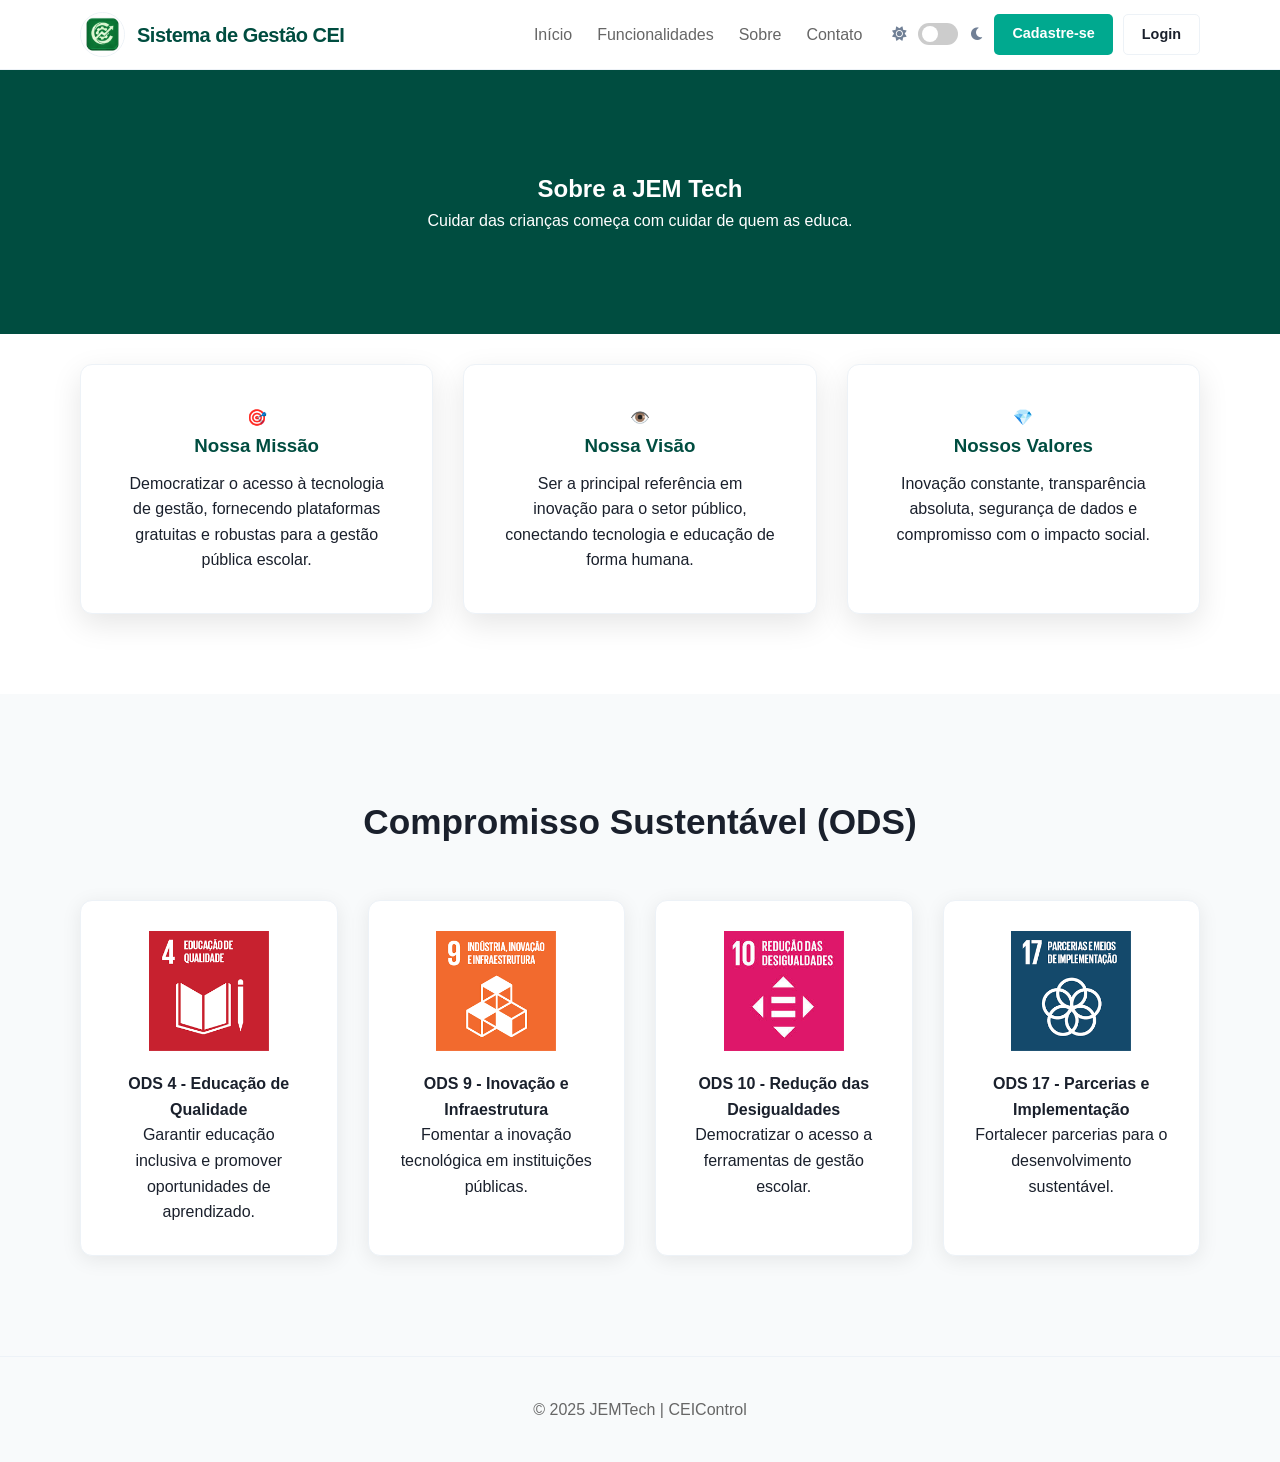
<file: sobre.html>
<!DOCTYPE html>
<html lang="pt-BR">
<head>
    <meta charset="UTF-8">
    <meta name="viewport" content="width=device-width, initial-scale=1.0">
    <title>Sobre Nós - CEIControl</title>
    <link rel="stylesheet" href="style.css">
    <link rel="stylesheet" href="https://cdnjs.cloudflare.com/ajax/libs/font-awesome/6.0.0/css/all.min.css">
    <script defer src="script.js"></script>
</head>
<body>

    <header class="navbar">
        <div class="container flex-nav">
            <div class="logo-area">
                <div class="logo-circle">
                    <img src="assests/ceicontrol.png" alt="Logo">
                </div>
                <span class="logo-text">Sistema de Gestão CEI</span>
            </div>
            
            <nav class="main-nav">
                <ul class="nav-links">
                    <li><a href="index.html">Início</a></li>
                    <li><a href="index.html#funcionalidades">Funcionalidades</a></li>
                    <li><a href="sobre.html">Sobre</a></li>
                    <li><a href="index.html#contato">Contato</a></li>
                </ul>
                <div class="nav-auth">
                    <div class="theme-switch-wrapper">
                        <i class="fa-solid fa-sun theme-icon-sm"></i>
                        <label class="theme-switch" for="checkbox">
                            <input type="checkbox" id="checkbox" onclick="toggleDarkMode()" />
                            <div class="slider round"></div>
                        </label>
                        <i class="fa-solid fa-moon theme-icon-sm"></i>
                    </div>
                    <a href="#" class="btn-cadastre">Cadastre-se</a>
                    <a href="form_login.php" class="btn-login">Login</a>
                </div>
            </nav>
        </div>
    </header>

    <main>
        <section class="about-hero">
            <div class="container text-center">
                <h1>Sobre a JEM Tech</h1>
                <p>Cuidar das crianças começa com cuidar de quem as educa.</p>
            </div>
        </section>

        <section class="mvv-section">
            <div class="container">
                <div class="mvv-grid">
                    <div class="mvv-card">
                        <div class="mvv-icon">🎯</div>
                        <h3>Nossa Missão</h3>
                        <p>Democratizar o acesso à tecnologia de gestão, fornecendo plataformas gratuitas e robustas para a gestão pública escolar.</p>
                    </div>
                    <div class="mvv-card">
                        <div class="mvv-icon">👁️</div>
                        <h3>Nossa Visão</h3>
                        <p>Ser a principal referência em inovação para o setor público, conectando tecnologia e educação de forma humana.</p>
                    </div>
                    <div class="mvv-card">
                        <div class="mvv-icon">💎</div>
                        <h3>Nossos Valores</h3>
                        <p>Inovação constante, transparência absoluta, segurança de dados e compromisso com o impacto social.</p>
                    </div>
                </div>
            </div>
        </section>

        <section id="ods" class="ods-section-page">
            <div class="container">
                <h2 class="section-title">Compromisso Sustentável (ODS)</h2>
                <div class="ods-detailed-grid">
                    <div class="ods-card-item">
                        <div class="ods-img-container"><img src="assests/ods4.png" alt="ODS 4"></div>
                        <div class="ods-info">
                            <h4>ODS 4 - Educação de Qualidade</h4>
                            <p>Garantir educação inclusiva e promover oportunidades de aprendizado.</p>
                        </div>
                    </div>
                    <div class="ods-card-item">
                        <div class="ods-img-container"><img src="assests/ods9.png" alt="ODS 9"></div>
                        <div class="ods-info">
                            <h4>ODS 9 - Inovação e Infraestrutura</h4>
                            <p>Fomentar a inovação tecnológica em instituições públicas.</p>
                        </div>
                    </div>
                    <div class="ods-card-item">
                        <div class="ods-img-container"><img src="assests/ods10.jpg" alt="ODS 10"></div>
                        <div class="ods-info">
                            <h4>ODS 10 - Redução das Desigualdades</h4>
                            <p>Democratizar o acesso a ferramentas de gestão escolar.</p>
                        </div>
                    </div>
                    <div class="ods-card-item">
                        <div class="ods-img-container"><img src="assests/ods17.png" alt="ODS 17"></div>
                        <div class="ods-info">
                            <h4>ODS 17 - Parcerias e Implementação</h4>
                            <p>Fortalecer parcerias para o desenvolvimento sustentável.</p>
                        </div>
                    </div>
                </div>
            </div>
        </section>
    </main>

    <footer class="footer-simple">
        <div class="container">
            <p>© 2025 JEMTech | CEIControl</p>
        </div>
    </footer>

</body>
</html>
</file>
<file: style.css>
/* ============================================================
   VARIÁVEIS GLOBAIS — MODO CLARO (PADRÃO)
   ============================================================ */
:root {
    /* Cores do sistema */
    --primary-green: #004d40;
    --light-green: #00a98f;
    --educator-blue: #4a90e2;
    --educator-bg-blue: #ebf4ff;
    --error-red: #dc2626;

    /* Tema claro */
    --bg-body:    #f8fafb;
    --bg-card:    #ffffff;
    --text-main:  #1a202c;
    --text-sub:   #718096;
    --text-muted: #666;
    --border-color: #edf2f7;
    --shadow-sm: 0 4px 6px -1px rgba(0,0,0,0.05);
}

/* ============================================================
   MODO ESCURO — sobrescreve apenas as variáveis de tema
   ============================================================ */
body.dark-mode {
    --bg-body:      #121212;
    --bg-card:      #1e1e1e;
    --text-main:    #e2e8f0;
    --text-sub:     #a0aec0;
    --text-muted:   #a0aec0;
    --border-color: #2d3748;
    --shadow-sm: 0 4px 6px -1px rgba(0,0,0,0.3);
}

/* ============================================================
   RESET E BASE GLOBAL
   ============================================================ */
* {
    margin: 0;
    padding: 0;
    box-sizing: border-box;
    font-family: 'Segoe UI', Roboto, Helvetica, Arial, sans-serif;
}

body {
    background-color: var(--bg-body);
    color: var(--text-main);
    line-height: 1.6;
    scroll-behavior: smooth;
    transition: background-color 0.3s, color 0.3s;
}

.container {
    max-width: 1200px;
    margin: 0 auto;
    padding: 0 40px;
}

/* ============================================================
   HEADER E NAVEGAÇÃO (SITE PÚBLICO)
   ============================================================ */
.navbar {
    background: var(--bg-card);
    padding: 12px 0;
    border-bottom: 1px solid var(--border-color);
    position: sticky;
    top: 0;
    z-index: 1000;
}

.flex-nav {
    display: flex;
    justify-content: space-between;
    align-items: center;
}

.logo-area {
    display: flex;
    align-items: center;
    gap: 12px;
    text-decoration: none !important;
}

.logo-circle {
    width: 45px;
    height: 45px;
    border-radius: 50%;
    overflow: hidden;
    border: 1px solid var(--border-color);
    display: flex;
    align-items: center;
    justify-content: center;
}

.logo-circle img {
    width: 100%;
    height: 100%;
    object-fit: cover;
}

.logo-text {
    font-weight: 800;
    font-size: 1.25rem;
    color: var(--primary-green) !important;
    letter-spacing: -0.5px;
}

.main-nav {
    display: flex;
    align-items: center;
}

.nav-links {
    list-style: none;
    display: flex;
    gap: 25px;
    margin-right: 30px;
}

.nav-links a {
    text-decoration: none;
    color: var(--text-muted);
    font-weight: 500;
    transition: 0.3s;
}

.nav-links a:hover {
    color: var(--primary-green);
}

.nav-auth { display: flex; gap: 10px; }

.btn-cadastre {
    background: var(--light-green);
    color: #fff;
    padding: 8px 18px;
    border-radius: 5px;
    text-decoration: none;
    font-weight: 600;
    font-size: 0.9rem;
}

.btn-login {
    border: 1px solid #444;
    color: #444;
    padding: 8px 18px;
    border-radius: 5px;
    text-decoration: none;
    font-weight: 600;
    font-size: 0.9rem;
}

/* ============================================================
   HOME — HERO E CARROSSEL
   ============================================================ */
.hero-green {
    background: var(--primary-green);
    color: white;
    padding: 80px 0;
    min-height: 550px;
}

.hero-grid {
    display: grid;
    grid-template-columns: 1fr 1fr;
    gap: 50px;
    align-items: center;
}

.hero-text h1 {
    font-size: 2.8rem;
    margin-bottom: 20px;
    min-height: 120px;
}

.hero-text p {
    font-size: 1.15rem;
    margin-bottom: 30px;
    opacity: 0.9;
}

.hero-visual {
    position: relative;
    height: 380px;
    border-radius: 12px;
    overflow: hidden;
    box-shadow: 0 10px 30px rgba(0,0,0,0.3);
}

.c-img {
    width: 100%;
    height: 100%;
    object-fit: cover;
    position: absolute;
    opacity: 0;
    transition: opacity 1s ease-in-out;
}

.c-img.active { opacity: 1; }

.carousel-item {
    display: none;
    animation: fadeIn 0.8s;
}

.carousel-item.active { display: block; }

@keyframes fadeIn {
    from { opacity: 0; }
    to   { opacity: 1; }
}

.btn-black {
    background: #000;
    color: #fff;
    padding: 14px 40px;
    border-radius: 5px;
    text-decoration: none;
    font-weight: bold;
    transition: 0.3s;
    display: inline-block;
    border: none;
    cursor: pointer;
}

.btn-black:hover {
    transform: translateY(-2px);
    box-shadow: 0 5px 15px rgba(0,0,0,0.2);
}

/* ============================================================
   HOME — FUNCIONALIDADES E CONTATO
   ============================================================ */
.features-white { padding: 80px 0; }

.section-title {
    text-align: center;
    margin-bottom: 50px;
    font-size: 2.2rem;
    color: var(--text-main);
}

.features-grid {
    display: grid;
    grid-template-columns: repeat(auto-fit, minmax(240px, 1fr));
    gap: 40px;
}

.feature-item {
    text-align: center;
    padding: 20px;
}

.icon-box {
    font-size: 3rem;
    margin-bottom: 15px;
    display: block;
}

.contact-section {
    padding: 80px 0;
    background: var(--bg-body);
}

.contact-grid {
    display: grid;
    grid-template-columns: 1fr 1fr;
    gap: 60px;
}

.contact-form {
    background: var(--bg-card);
    padding: 30px;
    border-radius: 8px;
    box-shadow: var(--shadow-sm);
}

.contact-form input,
.contact-form textarea {
    width: 100%;
    padding: 12px;
    margin-bottom: 15px;
    border: 1px solid var(--border-color);
    border-radius: 4px;
    background: var(--bg-body);
    color: var(--text-main);
}

/* ============================================================
   PÁGINA SOBRE — MVV E ODS
   ============================================================ */
.about-hero {
    background: var(--primary-green);
    color: white;
    padding: 100px 0;
    text-align: center;
}

.mvv-section { padding: 80px 0; background: var(--bg-card); }

.mvv-grid {
    display: grid;
    grid-template-columns: repeat(auto-fit, minmax(300px, 1fr));
    gap: 30px;
    margin-top: -50px;
}

.mvv-card {
    background: var(--bg-card);
    padding: 40px;
    border-radius: 12px;
    box-shadow: 0 10px 30px rgba(0,0,0,0.1);
    text-align: center;
    border: 1px solid var(--border-color);
}

.mvv-card h3 { color: var(--primary-green); margin-bottom: 10px; }

.ods-section-page { padding: 100px 0; background: var(--bg-body); }

.ods-detailed-grid {
    display: grid;
    grid-template-columns: repeat(auto-fit, minmax(250px, 1fr));
    gap: 30px;
}

.ods-card-item {
    background: var(--bg-card);
    padding: 30px;
    border-radius: 12px;
    display: flex;
    flex-direction: column;
    align-items: center;
    text-align: center;
    box-shadow: 0 4px 20px rgba(0,0,0,0.08);
    border: 1px solid var(--border-color);
}

.ods-img-container {
    width: 120px;
    height: 120px;
    margin-bottom: 20px;
    display: flex;
    align-items: center;
    justify-content: center;
}

.ods-img-container img {
    max-width: 100%;
    max-height: 100%;
    object-fit: contain;
}

/* ============================================================
   TELA DE LOGIN — SPLIT SCREEN
   ============================================================ */
.bg-auth {
    background-color: var(--bg-card);
    min-height: 100vh;
    display: flex;
}

.auth-split-wrapper {
    display: flex;
    width: 100%;
    min-height: 100vh;
}

.auth-side-form {
    flex: 1;
    display: flex;
    align-items: center;
    justify-content: center;
    padding: 40px;
    background-color: var(--bg-card);
}

.auth-container {
    width: 100%;
    max-width: 400px;
}

.auth-header { margin-bottom: 40px; }

.auth-header .logo-text {
    color: #000 !important;
    text-decoration: none !important;
    font-size: 1.8rem;
    font-weight: 800;
    display: block;
}

.auth-card h2 {
    font-size: 1.6rem;
    font-weight: 700;
    color: #000;
    margin-bottom: 8px;
}

.auth-card .subtitle {
    color: var(--text-muted);
    font-size: 0.95rem;
    margin-bottom: 30px;
}

.auth-form { text-align: left; }

.auth-form label {
    display: block;
    font-size: 0.85rem;
    font-weight: 600;
    margin-bottom: 5px;
    color: #333;
}

.auth-form input,
.auth-form select {
    width: 100%;
    padding: 12px 15px;
    border: 1px solid #ddd;
    border-radius: 8px;
    margin-bottom: 20px;
    font-size: 1rem;
    transition: 0.3s ease;
}

.auth-form input:focus,
.auth-form select:focus {
    border-color: var(--light-green);
    box-shadow: 0 0 0 4px rgba(0,169,143,0.1);
    outline: none;
}

.auth-footer {
    margin-top: 30px;
    text-align: center;
    font-size: 0.85rem;
}

.auth-footer a {
    color: var(--text-main);
    font-weight: 600;
}

.divider {
    margin: 25px 0;
    position: relative;
    border-top: 1px solid var(--border-color);
}

.divider span {
    position: absolute;
    top: -10px;
    left: 50%;
    transform: translateX(-50%);
    background: var(--bg-card);
    padding: 0 15px;
    color: #999;
}

.error-msg {
    background-color: #fee2e2;
    color: var(--error-red);
    padding: 12px;
    border-radius: 8px;
    font-size: 0.85rem;
    margin-bottom: 20px;
    border: 1px solid #fecaca;
    text-align: center;
}

.auth-side-visual {
    flex: 1.2;
    background-color: var(--primary-green);
    display: flex;
    align-items: center;
    justify-content: center;
    color: white;
    padding: 80px;
    position: relative;
}

.visual-content { max-width: 500px; }

.visual-content h2 {
    font-size: 2.8rem;
    font-weight: 800;
    line-height: 1.1;
    margin-bottom: 25px;
}

.visual-content p {
    font-size: 1.2rem;
    opacity: 0.9;
    line-height: 1.5;
}

.visual-footer {
    margin-top: 60px;
    display: flex;
    align-items: center;
    gap: 25px;
}

.footer-logo {
    height: 45px;
    width: auto;
    filter: brightness(0) invert(1);
    opacity: 0.85;
    transition: 0.3s;
}

.footer-logo:hover { opacity: 1; }

.footer-text {
    border-left: 1px solid rgba(255,255,255,0.3);
    padding-left: 20px;
    font-size: 0.9rem;
    color: rgba(255,255,255,0.8);
}

/* ============================================================
   FOOTER GERAL
   ============================================================ */
.footer-simple {
    padding: 40px 0;
    text-align: center;
    color: var(--text-muted);
    border-top: 1px solid var(--border-color);
}

/* ============================================================
   ESTRUTURA DO DASHBOARD (LAYOUT SIDEBAR + MAIN)
   ============================================================ */
.dashboard-body {
    background-color: var(--bg-body);
    color: var(--text-main);
}

.dashboard-container {
    display: flex;
    min-height: 100vh;
}

.main-content {
    flex: 1;
    display: flex;
    flex-direction: column;
    overflow: hidden;
}

/* ============================================================
   SIDEBAR
   ============================================================ */
.sidebar {
    width: 260px;
    min-width: 260px;
    background: var(--bg-card);
    border-right: 1px solid var(--border-color);
    display: flex;
    flex-direction: column;
    padding: 25px;
    position: sticky;
    top: 0;
    height: 100vh;
    transition: background 0.3s, border-color 0.3s;
}

.sidebar-logo {
    padding-bottom: 25px;
    margin-bottom: 15px;
    border-bottom: 1px solid var(--border-color);
}

.sidebar-logo .logo-text {
    font-size: 1.2rem;
    font-weight: 800;
    color: var(--primary-green);
    letter-spacing: -0.5px;
}

.nav-category {
    font-size: 0.72rem;
    text-transform: uppercase;
    color: var(--text-sub);
    margin: 22px 0 8px 15px;
    font-weight: 700;
    letter-spacing: 1px;
}

.sidebar-nav a {
    display: flex;
    align-items: center;
    gap: 12px;
    padding: 11px 18px;
    text-decoration: none;
    color: var(--text-main);
    border-radius: 10px;
    font-size: 0.93rem;
    margin-bottom: 3px;
    transition: background 0.2s, color 0.2s;
}

.sidebar-nav a:hover,
.sidebar-nav a.active {
    background: #e6f4f1;
    color: var(--primary-green);
    font-weight: 600;
}

body.dark-mode .sidebar-nav a:hover,
body.dark-mode .sidebar-nav a.active {
    background: #1a2e2a;
    color: #4fd1c5;
}

.logout-link:hover {
    background: #fff0f0 !important;
    color: #e53e3e !important;
}

body.dark-mode .logout-link:hover {
    background: #2d1515 !important;
    color: #fc8181 !important;
}

/* --- SWITCH DE DARK MODE --- */
.theme-switch-wrapper {
    display: flex;
    align-items: center;
    justify-content: center;
    gap: 12px;
    padding: 18px 10px;
    margin-top: auto;
    border-top: 1px solid var(--border-color);
}

.theme-icon-sm {
    color: var(--text-sub);
    font-size: 0.9rem;
}

.theme-switch {
    display: inline-block;
    height: 22px;
    position: relative;
    width: 40px;
}

.theme-switch input { display: none; }

.slider {
    background-color: #ccc;
    bottom: 0; cursor: pointer;
    left: 0; position: absolute;
    right: 0; top: 0;
    transition: 0.4s;
    border-radius: 34px;
}

.slider:before {
    background-color: #fff;
    bottom: 3px;
    content: "";
    height: 16px;
    left: 4px;
    position: absolute;
    transition: 0.4s;
    width: 16px;
    border-radius: 50%;
}

input:checked + .slider { background-color: var(--primary-green); }
input:checked + .slider:before { transform: translateX(18px); }

/* ============================================================
   HEADER DO DASHBOARD
   ============================================================ */
.dash-header {
    display: flex;
    justify-content: space-between;
    align-items: center;
    padding: 20px 40px;
    background: var(--bg-card);
    border-bottom: 1px solid var(--border-color);
    flex-wrap: wrap;
    gap: 15px;
}

.header-welcome h1 {
    font-size: 1.4rem;
    color: var(--text-main);
    font-weight: 700;
}

.header-welcome p {
    font-size: 0.9rem;
    color: var(--text-sub);
}

.header-profile img {
    width: 45px;
    height: 45px;
    border-radius: 50%;
    border: 2px solid var(--primary-green);
}

/* ============================================================
   WRAPPER DE CONTEÚDO
   ============================================================ */
.content-wrapper {
    padding: 40px;
}

.welcome-banner { margin-bottom: 30px; }

/* ============================================================
   CARDS DO PAINEL ADMINISTRATIVO
   ============================================================ */
.grid-funcionalidades {
    display: grid;
    grid-template-columns: repeat(auto-fit, minmax(300px, 1fr));
    gap: 25px;
    padding-bottom: 30px;
}

.admin-card {
    background: var(--bg-card);
    border-radius: 16px;
    padding: 28px;
    display: flex;
    gap: 20px;
    box-shadow: var(--shadow-sm);
    border: 1px solid var(--border-color);
    transition: all 0.3s ease;
}

.admin-card:hover {
    transform: translateY(-5px);
    box-shadow: 0 12px 20px -5px rgba(0,0,0,0.1);
    border-color: var(--light-green);
}

.admin-card.full-width {
    grid-column: 1 / -1;
}

.card-icon {
    font-size: 1.8rem;
    color: var(--primary-green);
    background: #e6f4f1;
    width: 65px;
    height: 65px;
    min-width: 65px;
    display: flex;
    align-items: center;
    justify-content: center;
    border-radius: 14px;
    flex-shrink: 0;
}

body.dark-mode .card-icon {
    background: #1a2e2a;
}

.card-info {
    display: flex;
    flex-direction: column;
    justify-content: center;
    flex: 1;
}

.card-info h3 {
    font-size: 1.1rem;
    color: var(--text-main);
    margin-bottom: 5px;
    font-weight: 700;
}

.card-info p {
    font-size: 0.9rem;
    color: var(--text-sub);
    margin-bottom: 18px;
}

.card-actions {
    display: flex;
    gap: 10px;
    flex-wrap: wrap;
}

/* ============================================================
   BOTÕES
   ============================================================ */
.btn-black-full {
    background: #000;
    color: #fff !important;
    padding: 11px 24px;
    border: none;
    border-radius: 8px;
    font-weight: 700;
    font-size: 0.95rem;
    cursor: pointer;
    transition: background 0.3s;
    text-decoration: none !important;
    display: inline-flex;
    align-items: center;
    gap: 8px;
    white-space: nowrap;
}

.btn-black-full:hover { background: #333; }

.btn-sm {
    padding: 9px 20px;
    font-size: 0.85rem;
    text-decoration: none !important;
    border-radius: 8px;
    font-weight: 600;
    transition: 0.2s;
    display: inline-flex;
    align-items: center;
    gap: 6px;
    border: none;
    cursor: pointer;
    background: var(--bg-body);
    color: var(--text-main) !important;
    border: 1px solid var(--border-color);
}

.btn-sm.primary {
    background: #000;
    color: #fff !important;
    border-color: #000;
}

.btn-sm.primary:hover { background: #333; border-color: #333; }
.btn-sm.secondary { background: var(--bg-body); }
.btn-sm:not(.primary):hover { background: var(--border-color); }

/* ============================================================
   TABELAS DE LISTAGEM
   ============================================================ */
.table-container {
    background: var(--bg-card);
    border-radius: 16px;
    padding: 20px;
    box-shadow: var(--shadow-sm);
    border: 1px solid var(--border-color);
    overflow-x: auto;
}

.custom-table {
    width: 100%;
    border-collapse: collapse;
    text-align: left;
}

.custom-table thead tr {
    border-bottom: 2px solid var(--border-color);
}

.custom-table th {
    padding: 14px 15px;
    color: var(--text-sub);
    font-size: 0.8rem;
    text-transform: uppercase;
    letter-spacing: 0.5px;
    font-weight: 700;
}

.custom-table td {
    padding: 14px 15px;
    border-bottom: 1px solid var(--border-color);
    color: var(--text-main);
    font-size: 0.93rem;
}

.custom-table tbody tr:hover {
    background-color: var(--bg-body);
}

.actions-cell {
    text-align: center;
    vertical-align: middle;
    white-space: nowrap;
}

.actions-cell a {
    display: inline-flex;
    align-items: center;
    margin: 0 8px;
}

.edit-btn   { color: #4a90e2; font-size: 1.1rem; transition: 0.2s; }
.delete-btn { color: #e53e3e; font-size: 1.1rem; transition: 0.2s; }
.edit-btn:hover   { transform: scale(1.2); color: #2b6cb0; }
.delete-btn:hover { transform: scale(1.2); color: #c53030; }

/* ============================================================
   BADGES DE PERFIL E AGENDA
   ============================================================ */
.badge {
    padding: 4px 12px;
    border-radius: 20px;
    font-size: 0.75rem;
    font-weight: 700;
    display: inline-block;
}

.badge-admin   { background: #e6f4f1; color: var(--primary-green); }
.badge-cliente { background: #fff0f0; color: #e53e3e; }
.badge-usuario { background: #ebf4ff; color: #4a90e2; }

.badge-agenda {
    background: #e6f4f1;
    color: var(--primary-green);
    padding: 4px 12px;
    border-radius: 20px;
    font-size: 0.75rem;
    font-weight: 700;
    display: inline-block;
}

/* ============================================================
   ALERTAS / NOTIFICAÇÕES
   ============================================================ */
.alert-success,
.alert-danger {
    display: flex;
    align-items: center;
    gap: 10px;
    padding: 12px 18px;
    border-radius: 10px;
    font-size: 0.9rem;
    font-weight: 500;
    margin-bottom: 20px;
    width: 100%;
    border-left: 4px solid;
}

.alert-success {
    background: #f0fdf4;
    color: #276749;
    border-color: var(--primary-green);
}

.alert-danger {
    background: #fff5f5;
    color: #c53030;
    border-color: #e53e3e;
}

.alert-success button,
.alert-danger button {
    margin-left: auto;
    background: none;
    border: none;
    font-size: 1.1rem;
    cursor: pointer;
    color: inherit;
    opacity: 0.6;
}

/* ============================================================
   FORMULÁRIOS — SISTEMA UNIFICADO
   (Funciona igual em editar_evento.php E em editar_usuario.php)
   ============================================================ */

/* Wrapper que centraliza o card de formulário */
.content-wrapper-centered {
    display: flex;
    justify-content: center;
    align-items: flex-start;
    padding: 40px 20px;
}

/* O card do formulário em si */
.form-card-centered {
    background: var(--bg-card);
    width: 100%;
    max-width: 620px;
    padding: 40px;
    border-radius: 16px;
    border: 1px solid var(--border-color);
    box-shadow: var(--shadow-sm);
}

/* Grupo de campo (label + input) */
.form-group {
    margin-bottom: 22px;
    display: flex;
    flex-direction: column;
    gap: 8px;
}

/* Label de qualquer formulário interno */
.form-group label,
.custom-form label {
    display: block;
    font-weight: 700;
    color: var(--text-main);
    font-size: 0.88rem;
}

/* Todos os inputs, selects e textareas dos formulários internos */
.custom-form input,
.custom-form textarea,
.custom-form select,
.form-control {
    width: 100%;
    padding: 12px 15px;
    border-radius: 10px;
    border: 1px solid var(--border-color);
    background: var(--bg-body);
    color: var(--text-main);
    font-size: 0.97rem;
    font-family: inherit;
    transition: border-color 0.25s, box-shadow 0.25s;
    appearance: auto;
}

.custom-form input:focus,
.custom-form textarea:focus,
.custom-form select:focus,
.form-control:focus {
    border-color: var(--light-green);
    outline: none;
    box-shadow: 0 0 0 3px rgba(0,169,143,0.12);
}

/* Grid de dois campos lado a lado */
.form-grid {
    display: grid;
    grid-template-columns: 1fr 1fr;
    gap: 18px;
}

/* Rodapé do formulário com botões */
.form-actions {
    margin-top: 28px;
    display: flex;
    gap: 12px;
    border-top: 1px solid var(--border-color);
    padding-top: 20px;
    flex-wrap: wrap;
}

/* Botão principal do formulário (Salvar / Finalizar) */
.btn-finalizar {
    width: 100%;
    padding: 14px;
    background: #000;
    color: #fff;
    border: none;
    border-radius: 10px;
    font-weight: 700;
    font-size: 1rem;
    cursor: pointer;
    transition: background 0.3s, transform 0.2s;
    margin-top: 8px;
    display: flex;
    align-items: center;
    justify-content: center;
    gap: 8px;
}

.btn-finalizar:hover {
    background: #333;
    transform: translateY(-2px);
}

/* ============================================================
   CARDS DO PAINEL CLIENTE
   ============================================================ */
.client-card {
    background: var(--bg-card);
    border-radius: 16px;
    padding: 28px;
    display: flex;
    gap: 20px;
    box-shadow: var(--shadow-sm);
    border: 1px solid var(--border-color);
    transition: all 0.3s ease;
}

.client-card:hover {
    transform: translateY(-4px);
    box-shadow: 0 10px 15px -3px rgba(0,0,0,0.1);
    border-color: var(--light-green);
}

.client-icon {
    font-size: 1.8rem;
    color: var(--light-green);
    background: #e6f4f1;
    width: 65px;
    height: 65px;
    min-width: 65px;
    display: flex;
    align-items: center;
    justify-content: center;
    border-radius: 14px;
}

.btn-client-primary {
    background-color: var(--light-green);
    color: white;
    padding: 10px 20px;
    border-radius: 8px;
    text-decoration: none;
    font-weight: 600;
    font-size: 0.85rem;
    display: inline-block;
    transition: 0.3s;
}

.btn-client-primary:hover {
    background-color: var(--primary-green);
    transform: scale(1.02);
}

/* ============================================================
   EDUCADOR (PROFESSOR)
   ============================================================ */
.educator-card-icon {
    font-size: 1.8rem;
    color: var(--educator-blue);
    background: var(--educator-bg-blue);
    width: 65px;
    height: 65px;
    min-width: 65px;
    display: flex;
    align-items: center;
    justify-content: center;
    border-radius: 14px;
    transition: 0.3s ease;
}

.btn-educator {
    background-color: var(--educator-blue);
    color: white !important;
}

.btn-educator:hover { background-color: #357abd; }

.full-width-card {
    grid-column: 1 / -1;
    background: var(--bg-card);
    border: 1px solid var(--border-color);
}

/* ============================================================
   RESPONSIVIDADE
   ============================================================ */
@media (max-width: 950px) {
    .auth-side-visual { display: none; }
}

@media (max-width: 900px) {
    .sidebar {
        width: 220px;
        min-width: 220px;
        padding: 15px;
    }

    .dash-header { padding: 15px 20px; }
    .content-wrapper { padding: 20px; }

    .form-grid { grid-template-columns: 1fr; }
}

@media (max-width: 768px) {
    .dashboard-container { flex-direction: column; }

    .sidebar {
        width: 100%;
        min-width: 100%;
        height: auto;
        position: relative;
    }

    .hero-grid,
    .contact-grid { grid-template-columns: 1fr; }

    .grid-funcionalidades { grid-template-columns: 1fr; }

    .form-card-centered { padding: 25px; }
}
/* ============================================================
   CORREÇÕES DARK MODE — PÁGINAS PÚBLICAS E LOGIN
   ============================================================ */
.auth-card h2 {
    color: var(--text-main);
}

.auth-header .logo-text {
    color: var(--text-main) !important;
}

.auth-form label {
    color: var(--text-main);
}

.auth-form input,
.auth-form select {
    border: 1px solid var(--border-color);
    background: var(--bg-body);
    color: var(--text-main);
}

.btn-login {
    border: 1px solid var(--border-color);
    color: var(--text-main);
}
/* ============================================================
   CORREÇÕES DARK MODE — INPUTS LOGIN E BOTÃO NAVBAR
   ============================================================ */

/* Inputs e select do login */
.auth-form input,
.auth-form select {
    background: var(--bg-body);
    color: var(--text-main);
    border: 1px solid var(--border-color);
}

/* Placeholder dos inputs */
.auth-form input::placeholder {
    color: var(--text-sub);
}

/* Opções do select */
.auth-form select option {
    background: var(--bg-card);
    color: var(--text-main);
}

/* Botão Login no navbar */
.btn-login {
    border: 1px solid var(--border-color);
    color: var(--text-main);
    background: transparent;
}

/* Switch no navbar — alinha melhor com os botões */
.nav-auth .theme-switch-wrapper {
    border-top: none;
    margin-top: 0;
    padding: 0;
}
</file>
